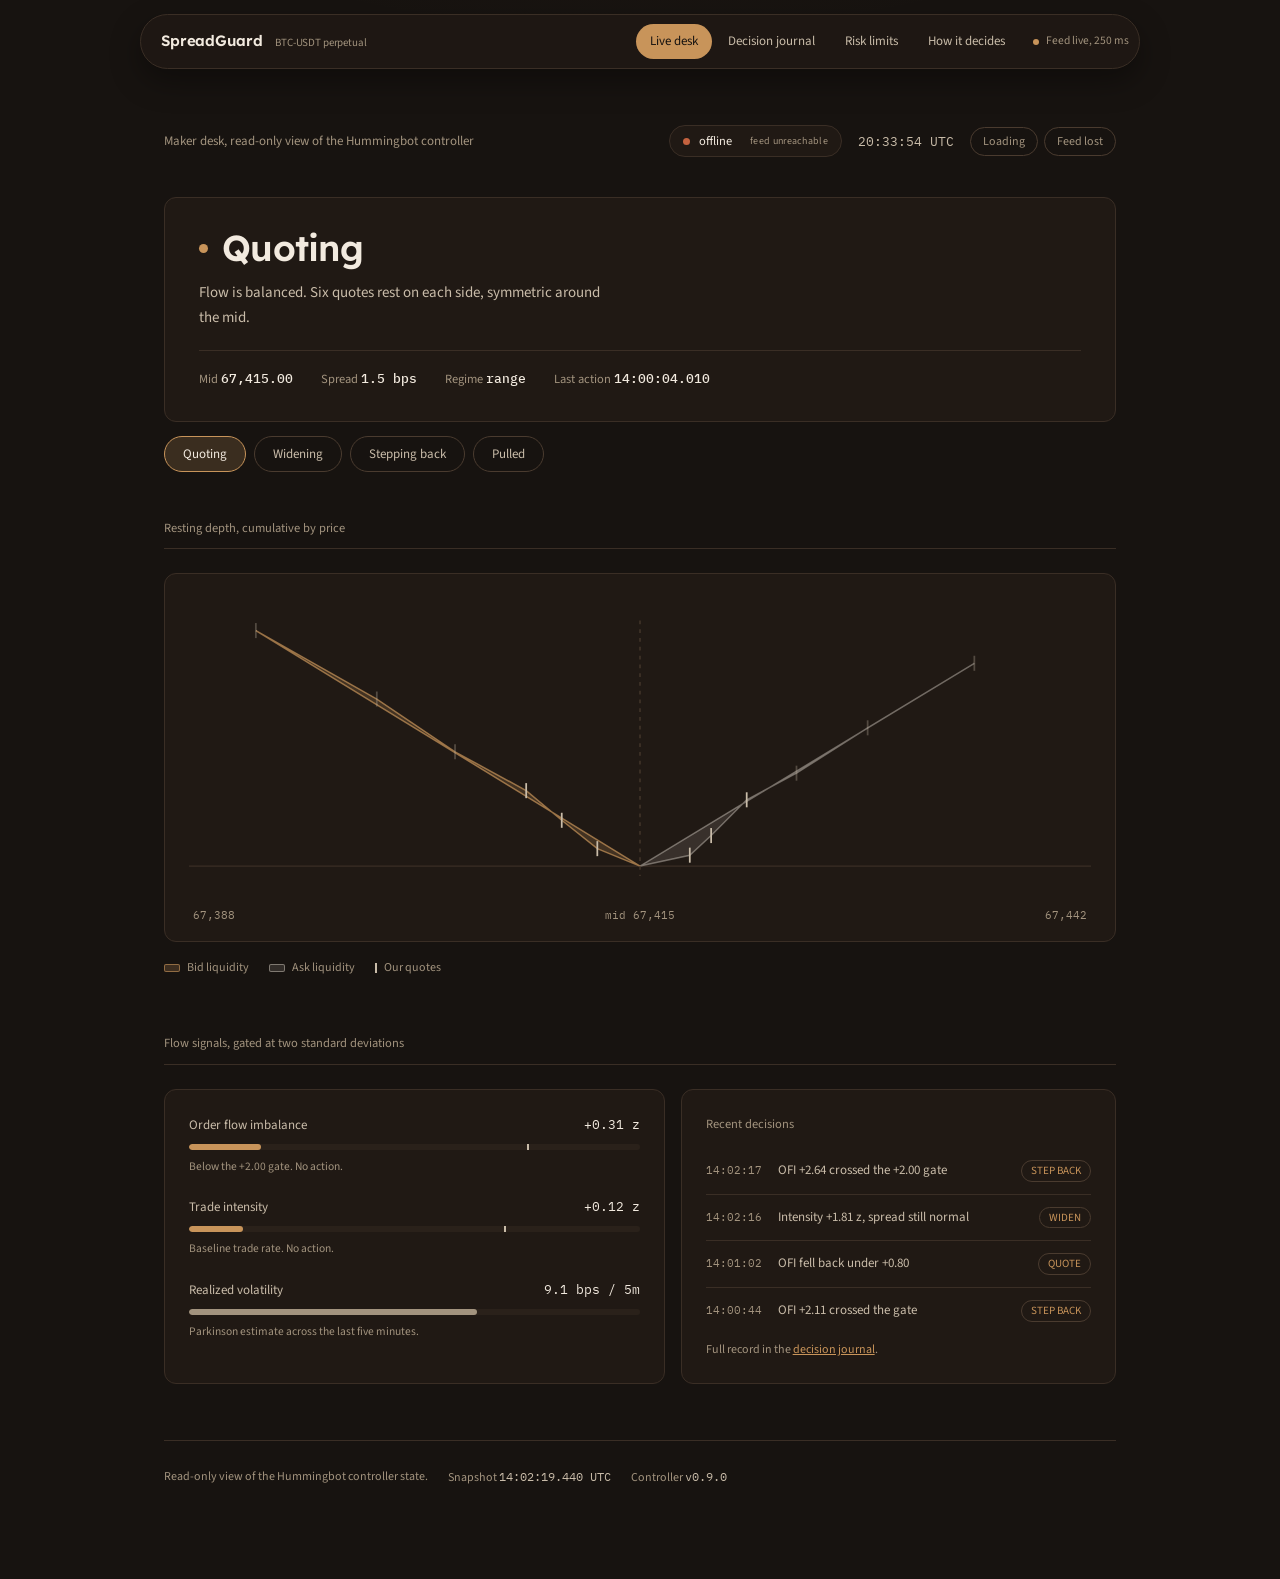
<file: site/index.html>
﻿<!DOCTYPE html>
<html lang="en">
<head>
<meta charset="utf-8" />
<meta name="viewport" content="width=device-width, initial-scale=1" />
<title>Live desk - SpreadGuard</title>
<link rel="preconnect" href="https://fonts.googleapis.com" />
<link rel="preconnect" href="https://fonts.gstatic.com" crossorigin />
<link href="https://fonts.googleapis.com/css2?family=IBM+Plex+Mono:wght@400;500&family=Lexend:wght@400;500;600&family=Source+Sans+3:wght@400;500;600&display=swap" rel="stylesheet" />
<link rel="icon" href="favicon.svg" type="image/svg+xml" />
<link rel="stylesheet" href="styles.css" />
</head>
<body>
<a class="skip" href="#main">Skip to desk</a>

<header>
  <div class="navpill">
    <a class="nm" href="desk.html">SpreadGuard <small>BTC-USDT perpetual</small></a>
    <nav aria-label="Desk routes">
      <a href="desk.html" aria-current="page">Live desk</a>
      <a href="journal.html">Decision journal</a>
      <a href="limits.html">Risk limits</a>
      <a href="strategy.html">How it decides</a>
    </nav>
    <span class="feed" id="feed"><span class="beacon" aria-hidden="true"></span> Feed live, 250 ms</span>
  </div>
</header>

<main id="main">
  <div class="topline">
    <span class="where">Maker desk, read-only view of the Hummingbot controller</span>
    <span class="right">
      <span class="live-chip" id="live-chip" title="Live BTC price source">
        <span class="livedot" id="live-dot" aria-hidden="true"></span>
        <span class="data" id="live-price">--</span>
        <span class="data" id="live-change">--</span>
        <span class="src" id="live-src">spot BTC/USD</span>
      </span>
      <span class="clock" id="clock">--:--:-- UTC</span>
      <span class="switches" role="group" aria-label="Preview state simulator">
        <button class="sw" id="sim-load" type="button" aria-pressed="false">Loading</button>
        <button class="sw" id="sim-feed" data-mode="error" type="button" aria-pressed="false">Feed lost</button>
      </span>
    </span>
  </div>

  <div class="state" id="state-card">
    <span class="shine" aria-hidden="true"></span>
    <div class="read">
      <span class="marker" aria-hidden="true"></span>
      <h2 id="state-name">Quoting</h2>
    </div>
    <p class="why" id="state-why">Flow is balanced. Six quotes rest on each side, symmetric around the mid.</p>
    <div class="meta">
      <span>Mid <b id="meta-mid">67,415.00</b></span>
      <span>Spread <b>1.5 bps</b></span>
      <span>Regime <b id="state-regime">range</b></span>
      <span>Last action <b id="state-last">14:00:04.010</b></span>
    </div>
  </div>

  <div class="switcher" role="radiogroup" aria-label="Quote state">
    <button class="st" role="radio" aria-checked="true" tabindex="0" data-s="QUOTE" type="button">Quoting</button>
    <button class="st" role="radio" aria-checked="false" tabindex="-1" data-s="WIDEN" type="button">Widening</button>
    <button class="st" role="radio" aria-checked="false" tabindex="-1" data-s="STEP_BACK" type="button">Stepping back</button>
    <button class="st" role="radio" aria-checked="false" tabindex="-1" data-s="PULL" type="button">Pulled</button>
  </div>

  <section>
    <div class="lbl">Resting depth, cumulative by price</div>
    <div class="chart-wrap skeleton" id="chart-wrap">
      <div class="real">
        <svg id="profile" viewBox="0 0 720 240" role="img" aria-label="Resting depth by price. Bids build to the left of the mid, asks to the right."></svg>
<div class="axis">
          <span id="axis-lo">67,388</span>
          <span id="axis-mid">mid 67,415</span>
          <span id="axis-hi">67,438</span>
        </div>
      </div>
      <div class="loadblock" aria-hidden="true">
        <div class="sk" style="height:150px"></div>
        <div class="load-note"><span class="spin" aria-hidden="true"></span> Connecting to the controller, loading the depth book</div>
      </div>
    </div>
    <div class="chart-note" style="margin-top:16px">
      <span class="k"><span class="key" style="background:rgba(200,148,90,.22);border:1px solid rgba(200,148,90,.6)"></span>Bid liquidity</span>
      <span class="k"><span class="key" style="background:rgba(242,234,223,.12);border:1px solid rgba(242,234,223,.4)"></span>Ask liquidity</span>
      <span class="k"><span class="key" style="width:2px;height:10px;border-radius:0;background:var(--text-2)"></span>Our quotes</span>
    </div>
  </section>

  <section>
    <div class="lbl">Flow signals, gated at two standard deviations</div>
    <div class="cols">
      <div class="card">
        <div class="metric" id="m-ofi">
          <div class="ml"><span class="name">Order flow imbalance</span><span class="val" id="ofi-val">+0.31 z</span></div>
          <div class="track"><span class="mark" style="left:75%"></span><span class="fill" id="ofi-fill" style="inset-inline-end:84%"></span></div>
          <span class="note" id="ofi-note">Below the +2.00 gate. No action.</span>
        </div>
        <div class="metric" id="m-int">
          <div class="ml"><span class="name">Trade intensity</span><span class="val" id="int-val">+0.12 z</span></div>
          <div class="track"><span class="mark" style="left:70%"></span><span class="fill" id="int-fill" style="inset-inline-end:88%"></span></div>
          <span class="note" id="int-note">Baseline trade rate. No action.</span>
        </div>
        <div class="metric">
          <div class="ml"><span class="name">Realized volatility</span><span class="val">9.1 bps / 5m</span></div>
          <div class="track"><span class="fill" style="inset-inline-end:36%;background:var(--muted)"></span></div>
          <span class="note">Parkinson estimate across the last five minutes.</span>
        </div>
      </div>

      <div class="card">
        <div class="lbl inline">Recent decisions</div>
        <ul class="trace">
          <li><span class="t">14:02:17</span><span class="cond">OFI +2.64 crossed the +2.00 gate</span><span class="tag">STEP BACK</span></li>
          <li><span class="t">14:02:16</span><span class="cond">Intensity +1.81 z, spread still normal</span><span class="tag">WIDEN</span></li>
          <li><span class="t">14:01:02</span><span class="cond">OFI fell back under +0.80</span><span class="tag">QUOTE</span></li>
          <li><span class="t">14:00:44</span><span class="cond">OFI +2.11 crossed the gate</span><span class="tag">STEP BACK</span></li>
        </ul>
        <p style="margin-top:18px;font-size:12px;color:var(--muted)">
          Full record in the <a href="journal.html" style="color:var(--tan)">decision journal</a>.
        </p>
      </div>
    </div>
  </section>

  <footer>
    <span>Read-only view of the Hummingbot controller state.</span>
    <span>Snapshot <span class="fig">14:02:19.440 UTC</span></span>
    <span>Controller <span class="fig">v0.9.0</span></span>
  </footer>
</main>

<p class="sr" id="live-msg" role="status" aria-live="polite"></p>

<script src="live.js"></script>
<script>
(function(){
  "use strict";
  var reduce = window.matchMedia("(prefers-reduced-motion: reduce)").matches;
  var userTouched = false;

var BASE_MID = 67415.00;
  var MID = BASE_MID; // becomes the live price when the feed lands
  var baseAsks = [
    {px:67418.50,sz:0.025},{px:67420.00,sz:0.045},{px:67422.50,sz:0.082},
    {px:67426.00,sz:0.061},{px:67431.00,sz:0.104},{px:67438.50,sz:0.148}
  ];
  var baseBids = [
    {px:67412.00,sz:0.040},{px:67409.50,sz:0.065},{px:67407.00,sz:0.068},
    {px:67402.00,sz:0.089},{px:67396.50,sz:0.121},{px:67388.00,sz:0.157}
  ];
  function shifted(levels, mid){
    var off = mid - BASE_MID;
    return levels.map(function(l){ return {px: l.px + off, sz: l.sz}; });
  }
  function currentAskDefs(){ return shifted(baseAsks, MID); }
  function currentBidDefs(){ return shifted(baseBids, MID); }
  function sdefs(name, regime, last, why, askFn, bidFn, o, hot, i){
    return { name:name, regime:regime, last:last, why:why,
      ask: askFn(currentAskDefs()), bid: bidFn(currentBidDefs()),
      ofi:o.ofi, ofiPct:o.ofiPct, ofiNote:o.ofiNote,
      int:i.int, intPct:i.intPct, intNote:i.intNote, hot:hot };
  }
  function widenAsk(a){ return a.map(function(l){return {px:l.px+1.1,sz:l.sz*0.72};}); }
  function widenBid(b){ return b.map(function(l){return {px:l.px-1.1,sz:l.sz*0.72};}); }
  function stepAsk(a){ return a.map(function(l,i){return i<3 ? {px:l.px+2.70,sz:l.sz*0.5} : l;}); }
  function id_ask(a){ return a; }
  function id_bid(b){ return b; }
  function zeroAsk(a){ return a.map(function(l){return {px:l.px,sz:0};}); }

  var O = {
    QUOTE:{ofi:"+0.31 z",ofiPct:84,ofiNote:"Below the +2.00 gate. No action."},
    WIDEN:{ofi:"+1.24 z",ofiPct:55,ofiNote:"Approaching the gate. Watching closely."},
    STEP_BACK:{ofi:"+2.64 z",ofiPct:14,ofiNote:"Past +2.00. Informed flow on the tape."},
    PULL:{ofi:"+3.81 z",ofiPct:8,ofiNote:"Past +3.50. Emergency pull."}
  };
  var I = {
    QUOTE:{int:"+0.12 z",intPct:88,intNote:"Baseline trade rate. No action."},
    WIDEN:{int:"+1.81 z",intPct:40,intNote:"Above the +1.50 widen gate. Band widened."},
    STEP_BACK:{int:"+1.81 z",intPct:40,intNote:"Sustained burst through the step-back window."},
    PULL:{int:"+2.10 z",intPct:28,intNote:"Extreme velocity through the pull window."}
  };

  function buildStates(){
    return {
      QUOTE: sdefs("Quoting","range","14:00:04.010",
        "Flow is balanced. Six quotes rest on each side, symmetric around the mid.",
        id_ask, id_bid, O.QUOTE, false, I.QUOTE),
      WIDEN: sdefs("Widening","volatility building","14:02:16.119",
        "Trade intensity rose past +1.50 z. Both sides widened 0.8 bps to protect fill quality without leaving the book.",
        widenAsk, widenBid, O.WIDEN, false, I.WIDEN),
      STEP_BACK: sdefs("Stepping back","volatility expansion","14:02:17.512",
        "Order flow imbalance crossed +2.00. The ask side stepped back 4 bps and halved size instead of leaving. The desk stays in the book.",
        stepAsk, id_bid, O.STEP_BACK, true, I.STEP_BACK),
      PULL: sdefs("Pulled","extreme flow","14:02:18.204",
        "Order flow imbalance crossed +3.50. The desk pulled the ask side completely to stop adverse fills.",
        zeroAsk, id_bid, O.PULL, true, I.PULL)
    };
  }
  var STATES = buildStates();
  var state = "QUOTE";

  var svg = document.getElementById("profile");
  var NS = "http://www.w3.org/2000/svg";
  var VB_W = 720, baseY = 214, topY = 26, centerX = VB_W/2, halfW = 318;

  function el(tag, attrs){
    var n = document.createElementNS(NS, tag);
    for (var k in attrs) n.setAttribute(k, attrs[k]);
    return n;
  }
function cumulativeSeries(levels, side){
    var ordered = levels.slice().sort(function(a,b){ return Math.abs(a.px-MID)-Math.abs(b.px-MID); });
    var cum = 0, pts = [];
    ordered.forEach(function(l){
      cum += l.sz;
      // our own quoted levels are the closest three on each side
      var mine = ordered.indexOf(l) < 3;
      pts.push({dist:Math.abs(l.px-MID), cum:cum, mine:mine});
    });
    return pts;
  }
  function drawProfile(){
    svg.innerHTML = "";
    var S = STATES[state];
    var bid = cumulativeSeries(S.bid, "bid");
    var ask = cumulativeSeries(S.ask, "ask");
    var maxCum = Math.max(1e-9, bid.length?bid[bid.length-1].cum:0, ask.length?ask[ask.length-1].cum:0);
    var maxDist = 28;
    function xFor(d){ return (d/maxDist)*halfW; }
    function yFor(c){ return baseY - (c/maxCum)*(baseY-topY); }

    svg.appendChild(el("line",{x1:0,y1:baseY,x2:VB_W,y2:baseY,stroke:"#3A2E25","stroke-width":1}));
    function area(pts, dir){
      if (!pts.length) return null;
      var sorted = pts.slice().sort(function(a,b){ return b.dist-a.dist; });
      var d = ["M "+centerX+" "+baseY];
      sorted.forEach(function(pt){ d.push("L "+(centerX+dir*xFor(pt.dist)).toFixed(2)+" "+yFor(pt.cum).toFixed(2)); });
      d.push("L "+centerX+" "+baseY); d.push("Z");
      return d.join(" ");
    }
    var askPath = area(ask, 1);
    if (askPath) svg.appendChild(el("path",{d:askPath,fill:"rgba(242,234,223,0.11)",stroke:"rgba(242,234,223,0.38)","stroke-width":1.2}));
    var bidPath = area(bid, -1);
    if (bidPath) svg.appendChild(el("path",{d:bidPath,fill:"rgba(200,148,90,0.20)",stroke:"rgba(200,148,90,0.7)","stroke-width":1.2}));

    function ticks(pts, dir){
      pts.forEach(function(pt){
        var x = centerX + dir*xFor(pt.dist);
        if (Math.abs(x-centerX) > halfW) return;
        var line = el("line",{x1:x,y1:yFor(pt.cum)-6,x2:x,y2:yFor(pt.cum)+6,stroke:"#C9BCA9","stroke-width":1.4});
        if (!pt.mine) line.setAttribute("opacity","0.3");
        svg.appendChild(line);
      });
    }
    ticks(bid,-1); ticks(ask,1);
    svg.appendChild(el("line",{x1:centerX,y1:topY-8,x2:centerX,y2:baseY+8,stroke:"#4A3B2F","stroke-width":1,"stroke-dasharray":"3 4"}));

    // axis labels follow the live mid
    var fmt = function(v){ return Math.round(v).toLocaleString("en-US"); };
    var lo = document.getElementById("axis-lo"), midEl = document.getElementById("axis-mid"), hi = document.getElementById("axis-hi");
    if (lo) lo.textContent = fmt(MID - 27);
    if (midEl) midEl.textContent = "mid " + fmt(MID);
    if (hi) hi.textContent = fmt(MID + 27);
  }
  drawProfile();

  var stateName=document.getElementById("state-name");
  var stateWhy=document.getElementById("state-why");
  var stateRegime=document.getElementById("state-regime");
  var stateLast=document.getElementById("state-last");
  var liveMsg=document.getElementById("live-msg");
  var ofiVal=document.getElementById("ofi-val"),ofiFill=document.getElementById("ofi-fill"),ofiNote=document.getElementById("ofi-note"),mOfi=document.getElementById("m-ofi");
  var intVal=document.getElementById("int-val"),intFill=document.getElementById("int-fill"),intNote=document.getElementById("int-note"),mInt=document.getElementById("m-int");

  function setState(key, announce){
    state = key;
    var S = STATES[key];
    stateName.textContent = S.name;
    stateWhy.textContent = S.why;
    stateRegime.textContent = S.regime;
    stateLast.textContent = S.last;
    document.querySelectorAll(".switcher .st").forEach(function(b){
      var on = b.dataset.s===key;
      b.setAttribute("aria-checked", on?"true":"false");
      b.tabIndex = on ? 0 : -1;
    });
    drawProfile();
    ofiVal.textContent=S.ofi; ofiFill.style.insetInlineEnd=S.ofiPct+"%"; ofiNote.textContent=S.ofiNote;
    mOfi.classList.toggle("hot",S.hot);
    intVal.textContent=S.int; intFill.style.insetInlineEnd=S.intPct+"%"; intNote.textContent=S.intNote;
    mInt.classList.toggle("hot",S.hot);
    if (announce) liveMsg.textContent = "State changed to "+S.name+". "+S.why;
  }

  var tabs = Array.prototype.slice.call(document.querySelectorAll(".switcher .st"));
  var switcher = document.querySelector(".switcher");
  switcher.addEventListener("click",function(e){
    var b=e.target.closest("[data-s]"); if (!b) return;
    userTouched = true; setState(b.dataset.s, true); b.focus();
  });
  switcher.addEventListener("keydown",function(e){
    var i = tabs.indexOf(document.activeElement); if (i<0) return;
    var n=-1;
    if (e.key==="ArrowRight"||e.key==="ArrowDown") n=(i+1)%tabs.length;
    else if (e.key==="ArrowLeft"||e.key==="ArrowUp") n=(i-1+tabs.length)%tabs.length;
    else if (e.key==="Home") n=0;
    else if (e.key==="End") n=tabs.length-1;
    if (n>=0){ e.preventDefault(); userTouched=true; setState(tabs[n].dataset.s, true); tabs[n].focus(); }
  });

  var clock=document.getElementById("clock");
  function tickClock(){
    var d=new Date(),p=function(n){return String(n).padStart(2,"0");};
    clock.textContent=p(d.getUTCHours())+":"+p(d.getUTCMinutes())+":"+p(d.getUTCSeconds())+" UTC";
  }
  tickClock(); setInterval(tickClock,1000);

  var loadBtn=document.getElementById("sim-load");
  var chartWrap=document.getElementById("chart-wrap");
  loadBtn.addEventListener("click",function(){
    var on=loadBtn.getAttribute("aria-pressed")==="true";
    loadBtn.setAttribute("aria-pressed",on?"false":"true");
    chartWrap.classList.toggle("is-loading",!on);
    chartWrap.querySelector(".real").setAttribute("aria-busy", !on?"true":"false");
  });

  var feedBtn=document.getElementById("sim-feed");
  var feedEl=document.getElementById("feed");
  feedBtn.addEventListener("click",function(){
    var on=feedBtn.getAttribute("aria-pressed")==="true";
    feedBtn.setAttribute("aria-pressed",on?"false":"true");
    var lost=!on;
    feedEl.classList.toggle("lost",lost);
    feedEl.innerHTML = lost
      ? '<span class="beacon" aria-hidden="true"></span> Feed lost, 812 ms'
      : '<span class="beacon" aria-hidden="true"></span> Feed live, 250 ms';
    liveMsg.textContent = lost ? "Feed lost at the exchange socket. Quoting stopped." : "Feed restored.";
  });

  setState("QUOTE", false);
  if (!reduce){
    var order=["QUOTE","WIDEN","STEP_BACK","PULL"],oi=0;
    var cycle = setInterval(function(){
      if (userTouched){ clearInterval(cycle); return; }
      oi=(oi+1)%order.length; setState(order[oi], false);
    },5600);
  }

  // ---- live BTC price binds the chip and the mid in the state card ----
  var chip=document.getElementById("live-chip");
  var dot=document.getElementById("live-dot");
  var priceEl=document.getElementById("live-price");
  var changeEl=document.getElementById("live-change");
  var srcEl=document.getElementById("live-src");
  var midEl=document.getElementById("meta-mid");
  if (window.SG){
    SG.subscribe(function(s){
      srcEl.textContent = s.source || "spot BTC/USD";
      if (s.status==="live"){
        chip.classList.add("live"); chip.classList.remove("offline");
        priceEl.textContent="$"+SG.fmtUsd(s.price,0);
        if (s.change24h!=null){
          changeEl.textContent=(s.change24h>=0?"+":"")+s.change24h.toFixed(2)+"%";
          changeEl.className="data "+(s.change24h>=0?"up":"down");
        } else { changeEl.textContent=""; changeEl.className="data"; }
        if (s.price!=null){
          // anchor the whole depth book to the live price so the chart,
          // the axis, and the state card all agree
          MID = s.price;
          STATES = buildStates();
          if (midEl) midEl.textContent=SG.fmtUsd(s.price,2);
          drawProfile();
        }
      } else if (s.status==="offline"){
        chip.classList.add("offline"); chip.classList.remove("live");
        priceEl.textContent="offline";
        changeEl.textContent=""; changeEl.className="data";
        srcEl.textContent="feed unreachable";
      }
    });
    SG.start(30000);
  }
})();
</script>
</body>
</html>
</file>
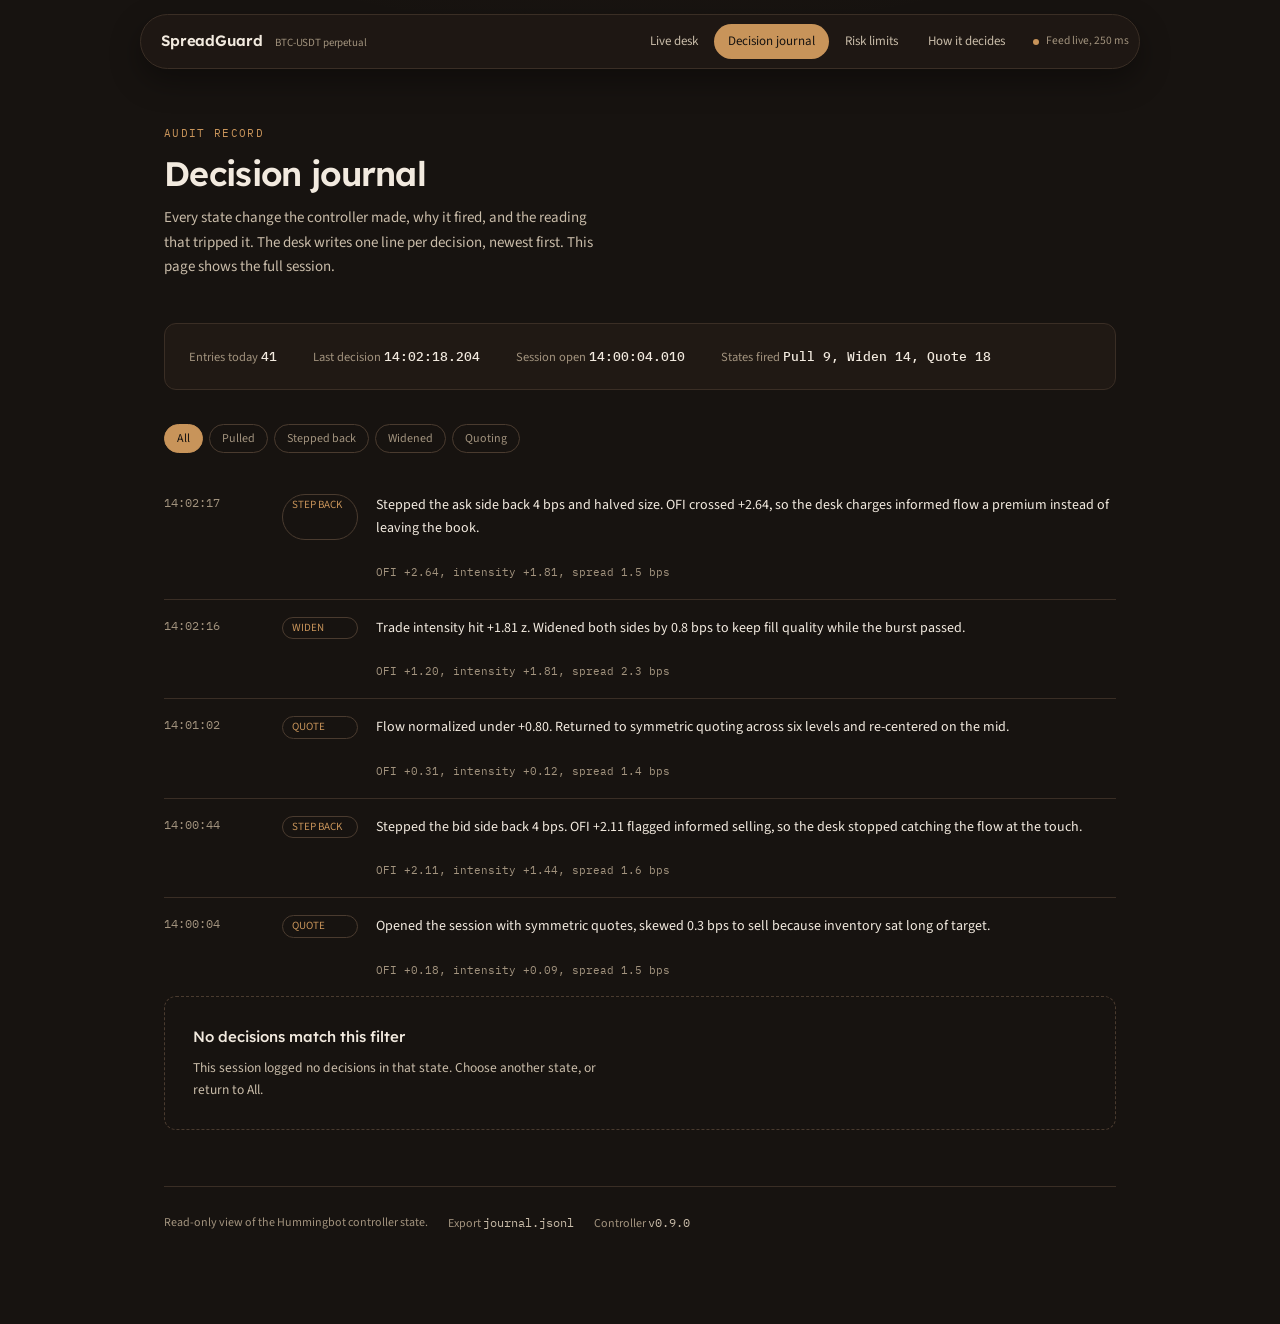
<file: site/journal.html>
﻿<!DOCTYPE html>
<html lang="en">
<head>
<meta charset="utf-8" />
<meta name="viewport" content="width=device-width, initial-scale=1" />
<title>Decision journal - SpreadGuard</title>
<link rel="preconnect" href="https://fonts.googleapis.com" />
<link rel="preconnect" href="https://fonts.gstatic.com" crossorigin />
<link href="https://fonts.googleapis.com/css2?family=IBM+Plex+Mono:wght@400;500&family=Lexend:wght@400;500;600&family=Source+Sans+3:wght@400;500;600&display=swap" rel="stylesheet" />
<link rel="icon" href="favicon.svg" type="image/svg+xml" />
<link rel="stylesheet" href="styles.css" />
</head>
<body>
<a class="skip" href="#main">Skip to journal</a>

<header>
  <div class="navpill">
    <a class="nm" href="desk.html">SpreadGuard <small>BTC-USDT perpetual</small></a>
    <nav aria-label="Desk routes">
      <a href="desk.html">Live desk</a>
      <a href="journal.html" aria-current="page">Decision journal</a>
      <a href="limits.html">Risk limits</a>
      <a href="strategy.html">How it decides</a>
    </nav>
    <span class="feed" id="feed"><span class="beacon" aria-hidden="true"></span> Feed live, 250 ms</span>
  </div>
</header>

<main id="main">
  <div class="pagehead">
    <div class="eyebrow">AUDIT RECORD</div>
    <h1>Decision journal</h1>
    <p>Every state change the controller made, why it fired, and the reading that tripped it. The desk writes one line per decision, newest first. This page shows the full session.</p>
  </div>

  <div class="state" style="padding:22px 24px;margin-bottom:34px">
    <div class="meta" style="margin:0;padding:0;border:0;gap:36px">
      <span>Entries today <b id="count">41</b></span>
      <span>Last decision <b>14:02:18.204</b></span>
      <span>Session open <b>14:00:04.010</b></span>
      <span>States fired <b>Pull 9, Widen 14, Quote 18</b></span>
    </div>
  </div>

  <div class="switches" style="margin-bottom:24px" role="group" aria-label="Filter by state">
    <button class="sw" type="button" data-filter="ALL" aria-pressed="true">All</button>
    <button class="sw" type="button" data-filter="PULL" aria-pressed="false">Pulled</button>
    <button class="sw" type="button" data-filter="STEP_BACK" aria-pressed="false">Stepped back</button>
    <button class="sw" type="button" data-filter="WIDEN" aria-pressed="false">Widened</button>
    <button class="sw" type="button" data-filter="QUOTE" aria-pressed="false">Quoting</button>
  </div>

  <section id="entries">
    <ul class="journal" id="journal-ul">
      <li data-state="STEP_BACK">
        <span class="t">14:02:17</span><span class="tag">STEP BACK</span>
        <span class="txt">Stepped the ask side back 4 bps and halved size. OFI crossed +2.64, so the desk charges informed flow a premium instead of leaving the book.</span>
        <span class="det">OFI +2.64, intensity +1.81, spread 1.5 bps</span>
      </li>
      <li data-state="WIDEN">
        <span class="t">14:02:16</span><span class="tag">WIDEN</span>
        <span class="txt">Trade intensity hit +1.81 z. Widened both sides by 0.8 bps to keep fill quality while the burst passed.</span>
        <span class="det">OFI +1.20, intensity +1.81, spread 2.3 bps</span>
      </li>
      <li data-state="QUOTE">
        <span class="t">14:01:02</span><span class="tag">QUOTE</span>
        <span class="txt">Flow normalized under +0.80. Returned to symmetric quoting across six levels and re-centered on the mid.</span>
        <span class="det">OFI +0.31, intensity +0.12, spread 1.4 bps</span>
      </li>
      <li data-state="STEP_BACK">
        <span class="t">14:00:44</span><span class="tag">STEP BACK</span>
        <span class="txt">Stepped the bid side back 4 bps. OFI +2.11 flagged informed selling, so the desk stopped catching the flow at the touch.</span>
        <span class="det">OFI +2.11, intensity +1.44, spread 1.6 bps</span>
      </li>
      <li data-state="QUOTE">
        <span class="t">14:00:04</span><span class="tag">QUOTE</span>
        <span class="txt">Opened the session with symmetric quotes, skewed 0.3 bps to sell because inventory sat long of target.</span>
        <span class="det">OFI +0.18, intensity +0.09, spread 1.5 bps</span>
      </li>
    </ul>

    <div class="empty" id="no-match" hidden>
      <span class="et">No decisions match this filter</span>
      <span class="es">This session logged no decisions in that state. Choose another state, or return to All.</span>
    </div>
  </section>

  <footer>
    <span>Read-only view of the Hummingbot controller state.</span>
    <span>Export <span class="fig">journal.jsonl</span></span>
    <span>Controller <span class="fig">v0.9.0</span></span>
  </footer>
</main>

<p class="sr" id="live-msg" role="status" aria-live="polite"></p>

<script>
(function(){
  "use strict";
  var reduce = window.matchMedia("(prefers-reduced-motion: reduce)").matches;

  var clock=document.getElementById("clock");
  var feed=document.getElementById("feed");

  var clockEl=document.getElementById("clock");
  if (clockEl){
    function tickClock(){
      var d=new Date(),p=function(n){return String(n).padStart(2,"0");};
      clockEl.textContent=p(d.getUTCHours())+":"+p(d.getUTCMinutes())+":"+p(d.getUTCSeconds())+" UTC";
    }
    tickClock(); setInterval(tickClock,1000);
  }

  var liveMsg=document.getElementById("live-msg");
  var rows = Array.prototype.slice.call(document.querySelectorAll("#journal-ul li"));
  var buttons = Array.prototype.slice.call(document.querySelectorAll("[data-filter]"));
  var noMatch = document.getElementById("no-match");
  var countEl = document.getElementById("count");

  buttons.forEach(function(btn){
    btn.addEventListener("click",function(){
      var f = btn.dataset.filter;
      buttons.forEach(function(b){ b.setAttribute("aria-pressed", b===btn?"true":"false"); });
      var shown = 0;
      rows.forEach(function(r){
        var match = (f==="ALL") || (r.dataset.state===f);
        r.hidden = !match;
        if (match) shown++;
      });
      noMatch.hidden = shown>0;
      if (countEl) countEl.textContent = String(shown);
      var label = btn.textContent.trim();
      liveMsg.textContent = "Filtered to " + label + ". " + shown + " entries shown.";
    });
  });
})();
</script>
</body>
</html>
</file>
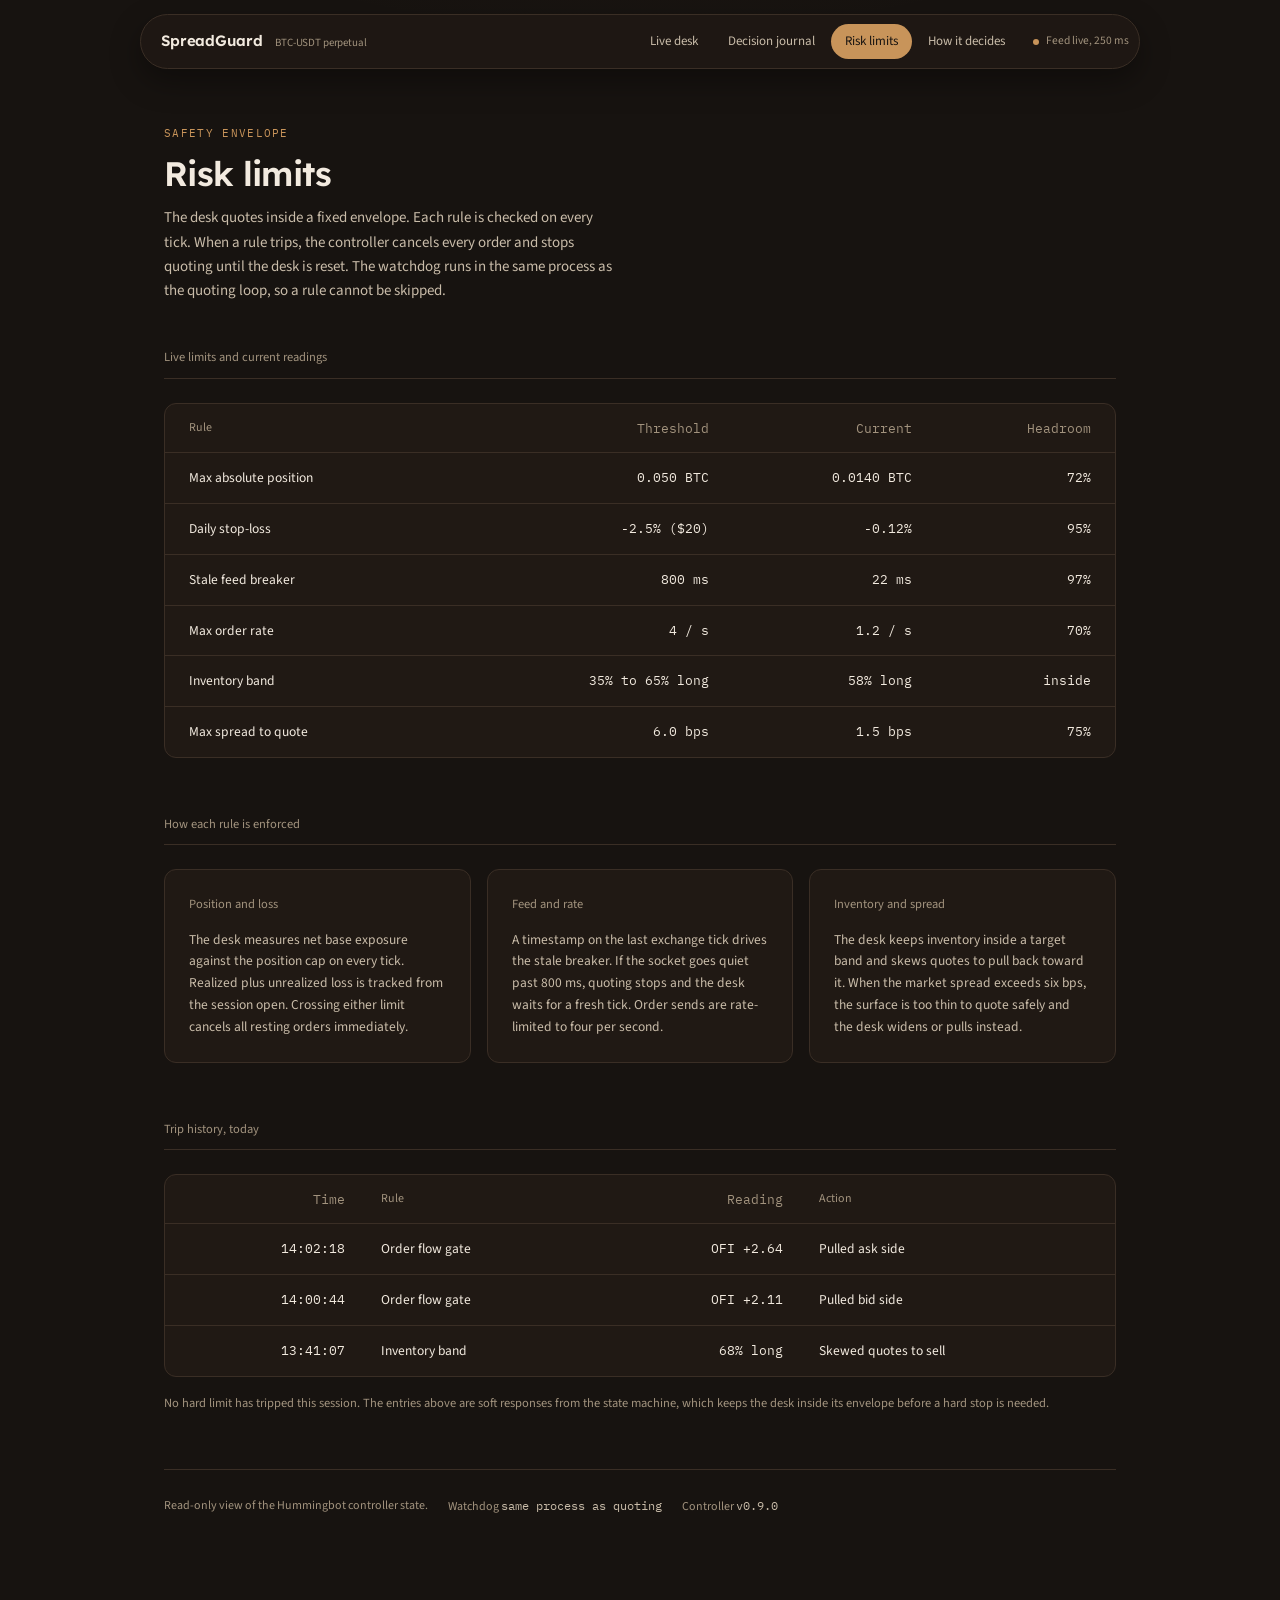
<file: site/limits.html>
﻿<!DOCTYPE html>
<html lang="en">
<head>
<meta charset="utf-8" />
<meta name="viewport" content="width=device-width, initial-scale=1" />
<title>Risk limits - SpreadGuard</title>
<link rel="preconnect" href="https://fonts.googleapis.com" />
<link rel="preconnect" href="https://fonts.gstatic.com" crossorigin />
<link href="https://fonts.googleapis.com/css2?family=IBM+Plex+Mono:wght@400;500&family=Lexend:wght@400;500;600&family=Source+Sans+3:wght@400;500;600&display=swap" rel="stylesheet" />
<link rel="icon" href="favicon.svg" type="image/svg+xml" />
<link rel="stylesheet" href="styles.css" />
</head>
<body>
<a class="skip" href="#main">Skip to limits</a>

<header>
  <div class="navpill">
    <a class="nm" href="desk.html">SpreadGuard <small>BTC-USDT perpetual</small></a>
    <nav aria-label="Desk routes">
      <a href="desk.html">Live desk</a>
      <a href="journal.html">Decision journal</a>
      <a href="limits.html" aria-current="page">Risk limits</a>
      <a href="strategy.html">How it decides</a>
    </nav>
    <span class="feed" id="feed"><span class="beacon" aria-hidden="true"></span> Feed live, 250 ms</span>
  </div>
</header>

<main id="main">
  <div class="pagehead">
    <div class="eyebrow">SAFETY ENVELOPE</div>
    <h1>Risk limits</h1>
    <p>The desk quotes inside a fixed envelope. Each rule is checked on every tick. When a rule trips, the controller cancels every order and stops quoting until the desk is reset. The watchdog runs in the same process as the quoting loop, so a rule cannot be skipped.</p>
  </div>

  <section>
    <div class="lbl">Live limits and current readings</div>
    <div class="card table-wrap">
      <table>
        <thead>
          <tr><th>Rule</th><th class="num">Threshold</th><th class="num">Current</th><th class="num">Headroom</th></tr>
        </thead>
        <tbody>
          <tr><td>Max absolute position</td><td class="num">0.050 BTC</td><td class="num">0.0140 BTC</td><td class="num">72%</td></tr>
          <tr><td>Daily stop-loss</td><td class="num">-2.5% ($20)</td><td class="num">-0.12%</td><td class="num">95%</td></tr>
          <tr><td>Stale feed breaker</td><td class="num">800 ms</td><td class="num">22 ms</td><td class="num">97%</td></tr>
          <tr><td>Max order rate</td><td class="num">4 / s</td><td class="num">1.2 / s</td><td class="num">70%</td></tr>
          <tr><td>Inventory band</td><td class="num">35% to 65% long</td><td class="num">58% long</td><td class="num">inside</td></tr>
          <tr><td>Max spread to quote</td><td class="num">6.0 bps</td><td class="num">1.5 bps</td><td class="num">75%</td></tr>
        </tbody>
      </table>
    </div>
  </section>

  <section>
    <div class="lbl">How each rule is enforced</div>
    <div class="cols3">
      <div class="card">
        <div class="lbl inline">Position and loss</div>
        <p style="font-size:13.5px;color:var(--text-2);text-wrap:pretty">
          The desk measures net base exposure against the position cap on every tick. Realized plus unrealized loss is tracked from the session open. Crossing either limit cancels all resting orders immediately.
        </p>
      </div>
      <div class="card">
        <div class="lbl inline">Feed and rate</div>
        <p style="font-size:13.5px;color:var(--text-2);text-wrap:pretty">
          A timestamp on the last exchange tick drives the stale breaker. If the socket goes quiet past 800 ms, quoting stops and the desk waits for a fresh tick. Order sends are rate-limited to four per second.
        </p>
      </div>
      <div class="card">
        <div class="lbl inline">Inventory and spread</div>
        <p style="font-size:13.5px;color:var(--text-2);text-wrap:pretty">
          The desk keeps inventory inside a target band and skews quotes to pull back toward it. When the market spread exceeds six bps, the surface is too thin to quote safely and the desk widens or pulls instead.
        </p>
      </div>
    </div>
  </section>

  <section>
    <div class="lbl">Trip history, today</div>
    <div class="card table-wrap">
      <table>
        <thead>
          <tr><th class="num">Time</th><th>Rule</th><th class="num">Reading</th><th>Action</th></tr>
        </thead>
        <tbody>
          <tr><td class="num">14:02:18</td><td>Order flow gate</td><td class="num">OFI +2.64</td><td>Pulled ask side</td></tr>
          <tr><td class="num">14:00:44</td><td>Order flow gate</td><td class="num">OFI +2.11</td><td>Pulled bid side</td></tr>
          <tr><td class="num">13:41:07</td><td>Inventory band</td><td class="num">68% long</td><td>Skewed quotes to sell</td></tr>
        </tbody>
      </table>
    </div>
    <p style="margin-top:16px;font-size:12.5px;color:var(--muted);text-wrap:pretty">
      No hard limit has tripped this session. The entries above are soft responses from the state machine, which keeps the desk inside its envelope before a hard stop is needed.
    </p>
  </section>

  <footer>
    <span>Read-only view of the Hummingbot controller state.</span>
    <span>Watchdog <span class="fig">same process as quoting</span></span>
    <span>Controller <span class="fig">v0.9.0</span></span>
  </footer>
</main>

<script>
(function(){
  "use strict";
  var clockEl=document.getElementById("clock");
  if (clockEl){
    function tickClock(){
      var d=new Date(),p=function(n){return String(n).padStart(2,"0");};
      clockEl.textContent=p(d.getUTCHours())+":"+p(d.getUTCMinutes())+":"+p(d.getUTCSeconds())+" UTC";
    }
    tickClock(); setInterval(tickClock,1000);
  }
})();
</script>
</body>
</html>
</file>
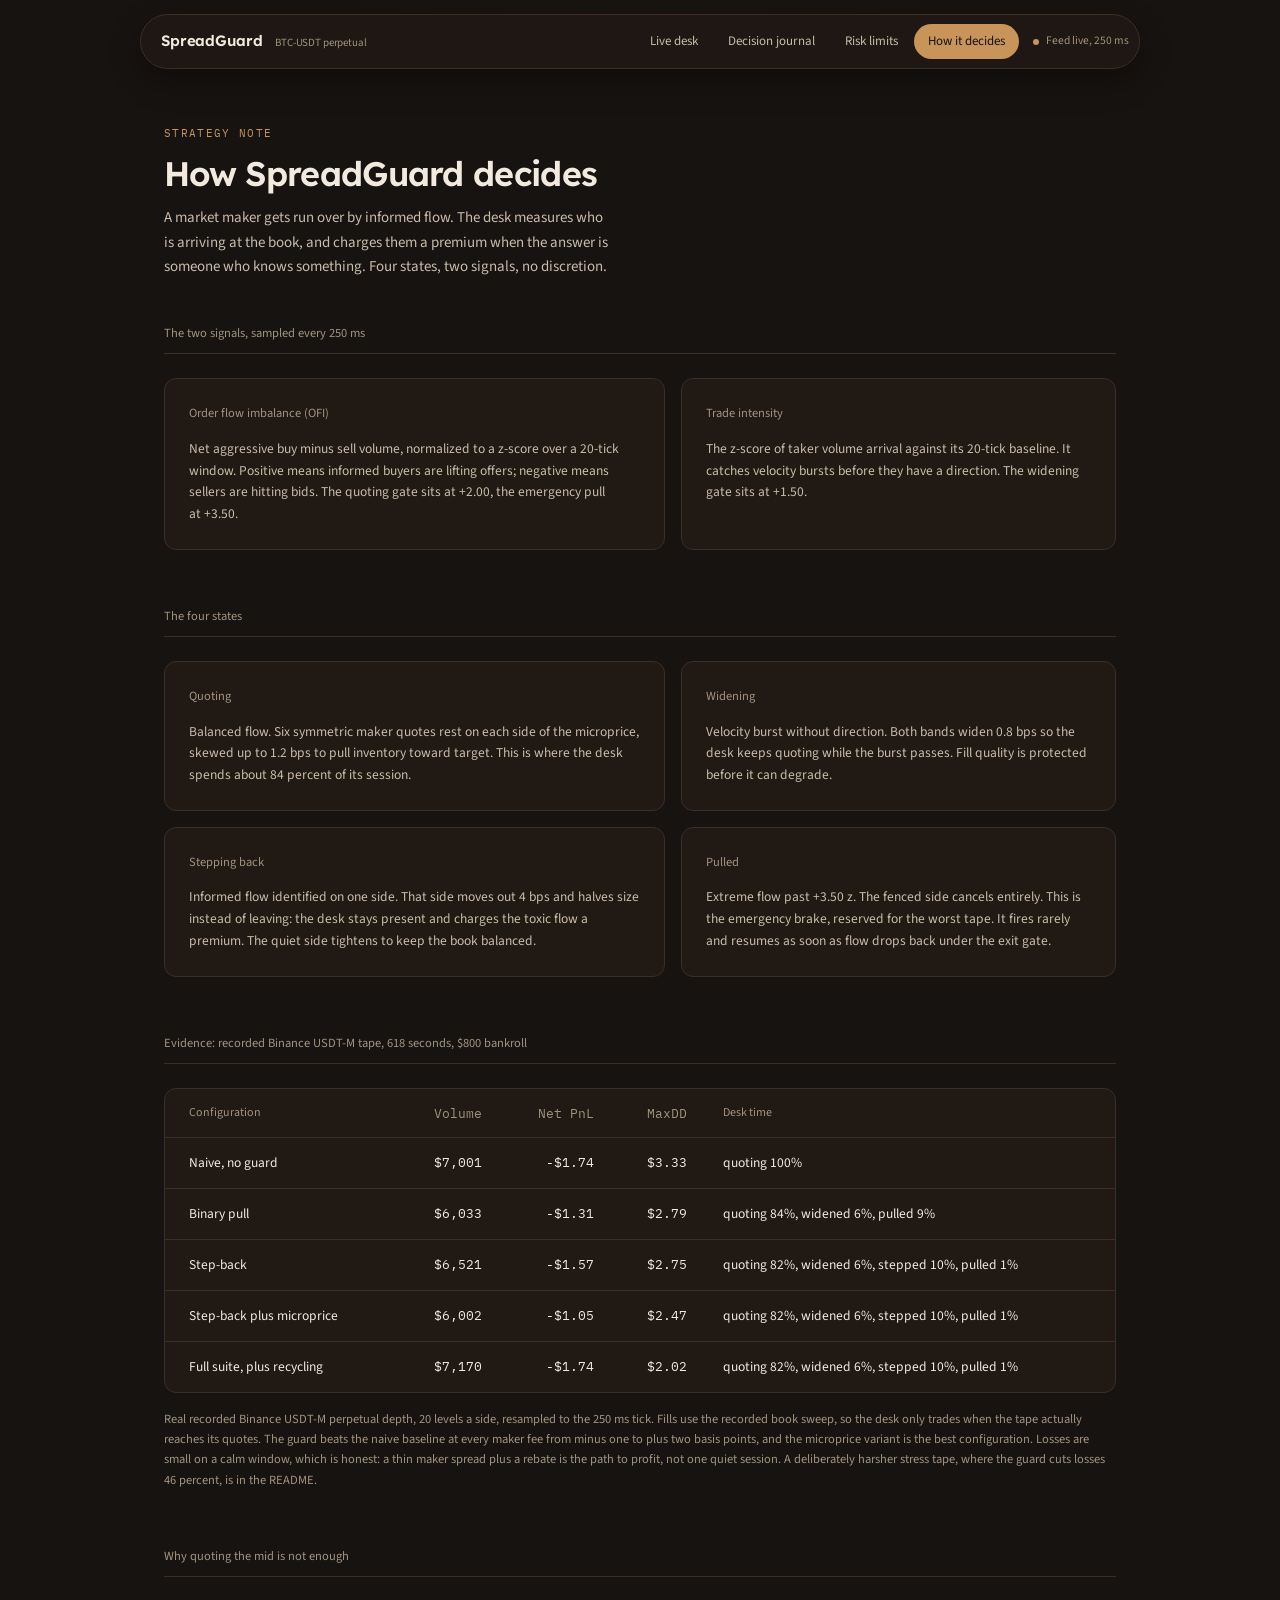
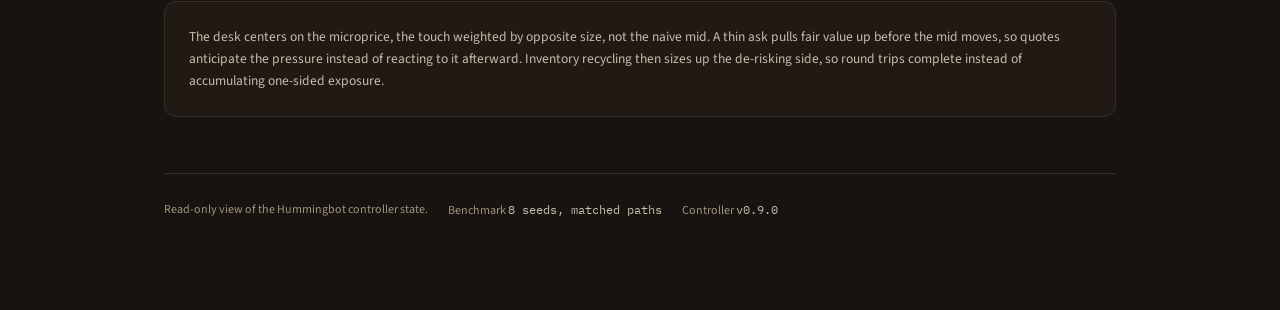
<file: site/strategy.html>
﻿<!DOCTYPE html>
<html lang="en">
<head>
<meta charset="utf-8" />
<meta name="viewport" content="width=device-width, initial-scale=1" />
<title>How it decides - SpreadGuard</title>
<link rel="preconnect" href="https://fonts.googleapis.com" />
<link rel="preconnect" href="https://fonts.gstatic.com" crossorigin />
<link href="https://fonts.googleapis.com/css2?family=IBM+Plex+Mono:wght@400;500&family=Lexend:wght@400;500;600&family=Source+Sans+3:wght@400;500;600&display=swap" rel="stylesheet" />
<link rel="icon" href="favicon.svg" type="image/svg+xml" />
<link rel="stylesheet" href="styles.css" />
</head>
<body>
<a class="skip" href="#main">Skip to strategy</a>

<header>
  <div class="navpill">
    <a class="nm" href="desk.html">SpreadGuard <small>BTC-USDT perpetual</small></a>
    <nav aria-label="Desk routes">
      <a href="desk.html">Live desk</a>
      <a href="journal.html">Decision journal</a>
      <a href="limits.html">Risk limits</a>
      <a href="strategy.html" aria-current="page">How it decides</a>
    </nav>
    <span class="feed" id="feed"><span class="beacon" aria-hidden="true"></span> Feed live, 250 ms</span>
  </div>
</header>

<main id="main">
  <div class="pagehead">
    <div class="eyebrow">STRATEGY NOTE</div>
    <h1>How SpreadGuard decides</h1>
    <p>A market maker gets run over by informed flow. The desk measures who is arriving at the book, and charges them a premium when the answer is someone who knows something. Four states, two signals, no discretion.</p>
  </div>

  <section>
    <div class="lbl">The two signals, sampled every 250 ms</div>
    <div class="cols">
      <div class="card">
        <div class="lbl inline">Order flow imbalance (OFI)</div>
        <p style="font-size:13.5px;color:var(--text-2);text-wrap:pretty">
          Net aggressive buy minus sell volume, normalized to a z-score over a 20-tick window.
          Positive means informed buyers are lifting offers; negative means sellers are hitting bids.
          The quoting gate sits at +2.00, the emergency pull at +3.50.
        </p>
      </div>
      <div class="card">
        <div class="lbl inline">Trade intensity</div>
        <p style="font-size:13.5px;color:var(--text-2);text-wrap:pretty">
          The z-score of taker volume arrival against its 20-tick baseline.
          It catches velocity bursts before they have a direction.
          The widening gate sits at +1.50.
        </p>
      </div>
    </div>
  </section>

  <section>
    <div class="lbl">The four states</div>
    <div class="cols">
      <div class="card">
        <div class="lbl inline">Quoting</div>
        <p style="font-size:13.5px;color:var(--text-2);text-wrap:pretty">
          Balanced flow. Six symmetric maker quotes rest on each side of the microprice,
          skewed up to 1.2 bps to pull inventory toward target. This is where the desk
          spends about 84 percent of its session.
        </p>
      </div>
      <div class="card">
        <div class="lbl inline">Widening</div>
        <p style="font-size:13.5px;color:var(--text-2);text-wrap:pretty">
          Velocity burst without direction. Both bands widen 0.8 bps so the desk keeps
          quoting while the burst passes. Fill quality is protected before it can degrade.
        </p>
      </div>
      <div class="card">
        <div class="lbl inline">Stepping back</div>
        <p style="font-size:13.5px;color:var(--text-2);text-wrap:pretty">
          Informed flow identified on one side. That side moves out 4 bps and halves size
          instead of leaving: the desk stays present and charges the toxic flow a premium.
          The quiet side tightens to keep the book balanced.
        </p>
      </div>
      <div class="card">
        <div class="lbl inline">Pulled</div>
        <p style="font-size:13.5px;color:var(--text-2);text-wrap:pretty">
          Extreme flow past +3.50 z. The fenced side cancels entirely. This is the emergency
          brake, reserved for the worst tape. It fires rarely and resumes as soon as flow
          drops back under the exit gate.
        </p>
      </div>
    </div>
  </section>

  <section>
    <div class="lbl">Evidence: recorded Binance USDT-M tape, 618 seconds, $800 bankroll</div>
    <div class="card table-wrap">
      <table>
        <thead>
          <tr><th>Configuration</th><th class="num">Volume</th><th class="num">Net PnL</th><th class="num">MaxDD</th><th>Desk time</th></tr>
        </thead>
        <tbody>
          <tr><td>Naive, no guard</td><td class="num">$7,001</td><td class="num">-$1.74</td><td class="num">$3.33</td><td>quoting 100%</td></tr>
          <tr><td>Binary pull</td><td class="num">$6,033</td><td class="num">-$1.31</td><td class="num">$2.79</td><td>quoting 84%, widened 6%, pulled 9%</td></tr>
          <tr><td>Step-back</td><td class="num">$6,521</td><td class="num">-$1.57</td><td class="num">$2.75</td><td>quoting 82%, widened 6%, stepped 10%, pulled 1%</td></tr>
          <tr><td>Step-back plus microprice</td><td class="num">$6,002</td><td class="num">-$1.05</td><td class="num">$2.47</td><td>quoting 82%, widened 6%, stepped 10%, pulled 1%</td></tr>
          <tr><td>Full suite, plus recycling</td><td class="num">$7,170</td><td class="num">-$1.74</td><td class="num">$2.02</td><td>quoting 82%, widened 6%, stepped 10%, pulled 1%</td></tr>
        </tbody>
      </table>
    </div>
    <p style="margin-top:16px;font-size:12.5px;color:var(--muted);text-wrap:pretty">
      Real recorded Binance USDT-M perpetual depth, 20 levels a side, resampled to the 250 ms tick.
      Fills use the recorded book sweep, so the desk only trades when the tape actually reaches its
      quotes. The guard beats the naive baseline at every maker fee from minus one to plus two basis
      points, and the microprice variant is the best configuration. Losses are small on a calm window,
      which is honest: a thin maker spread plus a rebate is the path to profit, not one quiet session.
      A deliberately harsher stress tape, where the guard cuts losses 46 percent, is in the README.
    </p>
  </section>

  <section>
    <div class="lbl">Why quoting the mid is not enough</div>
    <div class="card">
      <p style="font-size:13.5px;color:var(--text-2);text-wrap:pretty">
        The desk centers on the microprice, the touch weighted by opposite size, not the naive mid.
        A thin ask pulls fair value up before the mid moves, so quotes anticipate the pressure
        instead of reacting to it afterward. Inventory recycling then sizes up the de-risking side,
        so round trips complete instead of accumulating one-sided exposure.
      </p>
    </div>
  </section>

  <footer>
    <span>Read-only view of the Hummingbot controller state.</span>
    <span>Benchmark <span class="fig">8 seeds, matched paths</span></span>
    <span>Controller <span class="fig">v0.9.0</span></span>
  </footer>
</main>

<script>
(function(){
  "use strict";
  var clockEl=document.getElementById("clock");
  if (clockEl){
    function tickClock(){
      var d=new Date(),p=function(n){return String(n).padStart(2,"0");};
      clockEl.textContent=p(d.getUTCHours())+":"+p(d.getUTCMinutes())+":"+p(d.getUTCSeconds())+" UTC";
    }
    tickClock(); setInterval(tickClock,1000);
  }
})();
</script>
</body>
</html>
</file>
<file: site/styles.css>
@property --shine { syntax:"<percentage>"; inherits:false; initial-value:-20%; }

:root{
  /* palette family: Black and tan (01-ui-ux-design.md line 233) */
  --bg:#171310;
  --panel:#201914;
  --panel-2:#2A211A;
  --line:#3A2E25;
  --line-2:#4A3B2F;
  --text:#F2EADF;
  --text-2:#C9BCA9;
  --muted:#A2937E;
  --tan:#C8945A;
  --tan-soft:rgba(200,148,90,.20);
  --danger:#C4623F;

  --display:"Lexend",system-ui,sans-serif;
  --body:"Source Sans 3",system-ui,sans-serif;
  --data:"IBM Plex Mono",ui-monospace,monospace;

  --r-card:12px;
  --ease:cubic-bezier(0.23,1,0.32,1);
}

*{box-sizing:border-box;margin:0;padding:0}
html{color-scheme:dark;scroll-behavior:smooth}
body{
  background:var(--bg);
  color:var(--text);
  font-family:var(--body);
  font-size:15px;
  line-height:1.62;
  -webkit-font-smoothing:antialiased;
  background-image:radial-gradient(1100px 520px at 50% -280px,rgba(200,148,90,0.06),transparent 62%);
  background-attachment:fixed;
  min-height:100dvh;
}
.fig{font-family:var(--data);font-variant-numeric:tabular-nums}
a{color:inherit}
::selection{background:rgba(200,148,90,.30);color:var(--text)}
:focus-visible{outline:2px solid var(--tan);outline-offset:3px}

.skip{position:absolute;left:-999px;top:0;background:var(--panel-2);color:var(--text);padding:10px 14px;z-index:60;border:1px solid var(--line-2)}
.skip:focus{left:12px;top:12px}
.sr{position:absolute;width:1px;height:1px;overflow:hidden;clip:rect(0 0 0 0);white-space:nowrap}

/* ---------- floating pill nav ---------- */
.navpill{
  position:sticky;top:14px;z-index:40;
  margin:14px auto 0;width:min(1000px,calc(100% - 32px));
  display:flex;align-items:center;gap:14px;
  padding:9px 10px 9px 20px;
  background:rgba(32,25,20,0.86);
  border:1px solid var(--line);
  border-radius:999px;
  backdrop-filter:blur(14px);
  box-shadow:0 12px 30px rgba(0,0,0,0.35);
}
.navpill .nm{font-family:var(--display);font-weight:600;font-size:15px;letter-spacing:-0.01em;white-space:nowrap;text-decoration:none}
.navpill .nm small{font-family:var(--body);font-weight:400;font-size:11px;color:var(--muted);margin-left:8px}
.navpill nav{display:flex;gap:2px;margin-left:auto;flex-wrap:wrap}
.navpill nav a{
  color:var(--text-2);text-decoration:none;font-size:13px;padding:7px 14px;border-radius:999px;
  transition:color .18s var(--ease),background .18s var(--ease);
}
.navpill nav a:hover{color:var(--text);background:var(--panel-2)}
.navpill nav a[aria-current=page]{color:var(--bg);background:var(--tan)}
.navpill .feed{display:inline-flex;align-items:center;gap:7px;font-size:11.5px;color:var(--muted);white-space:nowrap}
.beacon{width:6px;height:6px;border-radius:50%;background:var(--tan);flex:0 0 auto}
.feed.lost{color:var(--danger)}
.feed.lost .beacon{background:var(--danger)}
@media(max-width:820px){
  .navpill{border-radius:20px;flex-wrap:wrap;padding:12px 16px;position:static;margin-top:12px}
  .navpill nav{margin-left:0;width:100%}
  .navpill .feed{display:none}
}

main{padding:56px 24px 90px;max-width:1000px;margin:0 auto}
@media(max-width:620px){main{padding:34px 18px 70px}}

/* ---------- page header ---------- */
.pagehead{margin-bottom:44px}
.pagehead .eyebrow{font-family:var(--data);font-size:11px;letter-spacing:.12em;color:var(--tan);margin-bottom:12px}
.pagehead h1{font-family:var(--display);font-weight:600;font-size:34px;line-height:1.1;letter-spacing:-0.02em;text-wrap:balance}
.pagehead p{margin-top:14px;font-size:15px;color:var(--text-2);max-width:64ch;text-wrap:pretty}

.topline{display:flex;align-items:baseline;justify-content:space-between;gap:16px;flex-wrap:wrap;margin-bottom:40px}
.topline .where{font-size:13px;color:var(--muted);text-wrap:pretty}
.topline .right{display:flex;align-items:center;gap:16px;flex-wrap:wrap}

/* ---------- live price chip ---------- */
.live-chip{
  display:inline-flex;align-items:center;gap:9px;
  border:1px solid var(--line);background:var(--panel);
  border-radius:999px;padding:5px 13px;white-space:nowrap;
}
.live-chip .livedot{width:7px;height:7px;border-radius:50%;background:var(--muted);flex:0 0 auto}
.live-chip.live .livedot{background:var(--tan);box-shadow:0 0 7px var(--tan)}
.live-chip.offline .livedot{background:var(--danger)}
.live-chip .data{font-size:12.5px;color:var(--text)}
.live-chip #live-change{font-size:11.5px}
.live-chip #live-change.up{color:var(--tan)}
.live-chip #live-change.down{color:var(--danger)}
.live-chip .src{font-size:10px;color:var(--muted);letter-spacing:.03em}
.clock{font-family:var(--data);font-size:12.5px;color:var(--text-2)}
.switches{display:flex;gap:6px;flex-wrap:wrap}
.sw{
  font-family:var(--body);font-size:12px;color:var(--muted);background:transparent;
  border:1px solid var(--line-2);padding:5px 12px;border-radius:999px;cursor:pointer;
  transition:color .15s var(--ease),border-color .15s var(--ease),background .15s var(--ease),transform .12s var(--ease);
}
.sw:hover{color:var(--text);border-color:var(--muted)}
.sw:active{transform:scale(.97)}
.sw[aria-pressed=true]{color:var(--bg);background:var(--tan);border-color:var(--tan)}
.sw[data-mode=error][aria-pressed=true]{background:var(--danger);border-color:var(--danger);color:#fff}

/* ---------- state card, shine border signature ---------- */
.state{
  position:relative;background:var(--panel);border:1px solid var(--line);
  border-radius:var(--r-card);padding:32px 34px;margin-bottom:14px;overflow:hidden;
}
.shine{
  position:absolute;inset:-1px;border-radius:calc(var(--r-card) + 1px);padding:1px;pointer-events:none;
  background:linear-gradient(115deg,transparent 0%,transparent calc(var(--shine) - 12%),rgba(200,148,90,.95) var(--shine%),transparent calc(var(--shine) + 12%),transparent 100%);
  -webkit-mask:linear-gradient(#000 0 0) content-box,linear-gradient(#000 0 0);
  -webkit-mask-composite:xor;mask:linear-gradient(#000 0 0) content-box,linear-gradient(#000 0 0);mask-composite:exclude;
  animation:shine 6.5s var(--ease) infinite;
}
@keyframes shine{0%{--shine:-20%}55%,100%{--shine:120%}}
.state .read{display:flex;align-items:center;gap:14px;flex-wrap:wrap}
.state .read .marker{width:9px;height:9px;border-radius:50%;background:var(--tan);flex:0 0 auto}
.state .read h2{font-family:var(--display);font-weight:600;font-size:36px;line-height:1;letter-spacing:-0.02em;text-wrap:balance}
.state .why{margin-top:15px;font-size:15px;color:var(--text-2);max-width:62ch;text-wrap:pretty}
.state .meta{margin-top:20px;padding-top:17px;border-top:1px solid var(--line);display:flex;gap:28px;flex-wrap:wrap;font-size:12.5px;color:var(--muted)}
.state .meta span b{color:var(--text);font-family:var(--data);font-weight:500}

.switcher{display:flex;gap:8px;margin-bottom:46px;flex-wrap:wrap}
.st{
  font-family:var(--body);font-size:13px;color:var(--text-2);background:transparent;
  border:1px solid var(--line-2);border-radius:999px;padding:8px 18px;cursor:pointer;
  transition:color .18s var(--ease),border-color .18s var(--ease),background .18s var(--ease),transform .12s var(--ease);
}
.st:hover{color:var(--text);border-color:var(--muted)}
.st:active{transform:scale(.97)}
.st[aria-checked=true],.st[aria-pressed=true]{color:var(--text);border-color:var(--tan);background:var(--tan-soft)}

section{margin-bottom:56px;scroll-margin-top:96px}
.lbl{font-size:12.5px;color:var(--muted);padding-bottom:10px;margin-bottom:24px;border-bottom:1px solid var(--line)}
.lbl.inline{border:0;padding:0;margin-bottom:14px}

/* ---------- cards, grids ---------- */
.card{background:var(--panel);border:1px solid var(--line);border-radius:var(--r-card);padding:24px}
.cols{display:grid;grid-template-columns:1.15fr 1fr;gap:16px}
.cols3{display:grid;grid-template-columns:repeat(3,1fr);gap:16px}
@media(max-width:760px){.cols,.cols3{grid-template-columns:1fr}}

/* ---------- depth profile ---------- */
.chart-wrap{position:relative;background:var(--panel);border:1px solid var(--line);border-radius:var(--r-card);padding:24px 24px 16px}
#profile{display:block;width:100%;height:auto}
.axis{display:flex;justify-content:space-between;font-family:var(--data);font-size:11px;color:var(--muted);padding:8px 4px 0}
.chart-note{display:flex;gap:20px;flex-wrap:wrap;margin-top:16px;font-size:12px;color:var(--muted)}
.chart-note .k{display:flex;align-items:center;gap:7px}
.key{width:16px;height:8px;border-radius:2px}

/* ---------- loading skeleton ---------- */
.skeleton{position:relative}
.sk{border-radius:6px;background:linear-gradient(90deg,var(--panel-2) 0%,#332720 50%,var(--panel-2) 100%);background-size:200% 100%;animation:shimmer 1.4s linear infinite}
@keyframes shimmer{to{background-position:-200% 0}}
.is-loading .real{visibility:hidden}
.loadblock{display:none;position:absolute;inset:24px 24px 16px;flex-direction:column;gap:16px}
.is-loading .loadblock{display:flex}
.load-note{font-size:12.5px;color:var(--muted);display:flex;align-items:center;gap:9px}
.spin{width:13px;height:13px;border:2px solid var(--line-2);border-top-color:var(--tan);border-radius:50%;animation:spin .9s linear infinite}
@keyframes spin{to{transform:rotate(360deg)}}

/* ---------- meters ---------- */
.metric{display:flex;flex-direction:column;gap:8px;margin-bottom:20px}
.metric:last-child{margin-bottom:0}
.metric .ml{display:flex;align-items:baseline;justify-content:space-between;gap:10px}
.metric .name{font-size:13px;color:var(--text-2)}
.metric .val{font-family:var(--data);font-size:12.5px;color:var(--text)}
.metric .note{font-size:11.5px;color:var(--muted);text-wrap:pretty}
.metric.hot .note{color:var(--tan)}
.track{position:relative;height:6px;background:var(--panel-2);border-radius:3px;overflow:hidden}
.track .fill{position:absolute;inset:0 100% 0 0;background:var(--tan);border-radius:3px;transition:inset-inline-end .55s var(--ease)}
.track .mark{position:absolute;top:-3px;bottom:-3px;width:2px;background:var(--text-2)}

/* ---------- tags, traces ---------- */
.tag{font-size:11px;color:var(--tan);border:1px solid var(--line-2);border-radius:999px;padding:1px 9px;white-space:nowrap}
.trace{list-style:none;display:flex;flex-direction:column}
.trace li{display:flex;gap:14px;align-items:baseline;padding:12px 0;border-bottom:1px solid var(--line)}
.trace li:last-child{border-bottom:0;padding-bottom:0}
.trace .t{font-family:var(--data);font-size:11px;color:var(--muted);flex:0 0 58px}
.trace .cond{font-size:13px;color:var(--text-2);flex:1;text-wrap:pretty}

/* ---------- journal ---------- */
.journal{list-style:none;display:flex;flex-direction:column}
.journal li{display:grid;grid-template-columns:100px 76px minmax(0,1fr);gap:18px;padding:17px 0;border-bottom:1px solid var(--line)}
.journal li:last-child{border-bottom:0}
.journal .t{font-family:var(--data);font-size:11.5px;color:var(--muted)}
.journal .txt{font-size:14px;color:var(--text);text-wrap:pretty}
.journal .det{grid-column:3;font-family:var(--data);font-size:11px;color:var(--muted);margin-top:6px}
@media(max-width:620px){
  .journal li{grid-template-columns:1fr;gap:7px}
  .journal .det{grid-column:1}
}

/* ---------- tables ---------- */
.table-wrap{overflow-x:auto;border-radius:var(--r-card)}
.card.table-wrap{padding:0}
table{width:100%;border-collapse:collapse}
table th,table td{text-align:left;padding:14px 18px;font-size:13.5px;border-bottom:1px solid var(--line);white-space:normal;overflow-wrap:anywhere;vertical-align:top}
table th:first-child,table td:first-child{padding-left:24px}
table th:last-child,table td:last-child{padding-right:24px}
table th{font-size:12px;color:var(--muted);font-weight:400}
table td.num,table th.num{text-align:right;font-family:var(--data);font-size:12.5px;white-space:nowrap}
table tr:last-child td{border-bottom:0}
@media(max-width:620px){
  table th,table td{padding:12px 14px;font-size:12.5px}
  table th:first-child,table td:first-child{padding-left:18px}
  table th:last-child,table td:last-child{padding-right:18px}
}

/* ---------- empty ---------- */
.empty{border:1px dashed var(--line-2);border-radius:var(--r-card);padding:28px;display:flex;flex-direction:column;gap:7px;align-items:flex-start}
.empty .et{font-family:var(--display);font-size:15px;font-weight:500}
.empty .es{font-size:13.5px;color:var(--text-2);max-width:62ch;text-wrap:pretty}

/* ---------- footer ---------- */
footer{color:var(--muted);font-size:12px;display:flex;gap:20px;flex-wrap:wrap;padding-top:26px;border-top:1px solid var(--line);margin-top:56px}
footer .fig{color:var(--text-2)}

@media(prefers-reduced-motion:reduce){
  html{scroll-behavior:auto}
  *{animation:none!important;transition:none!important}
}
</file>
